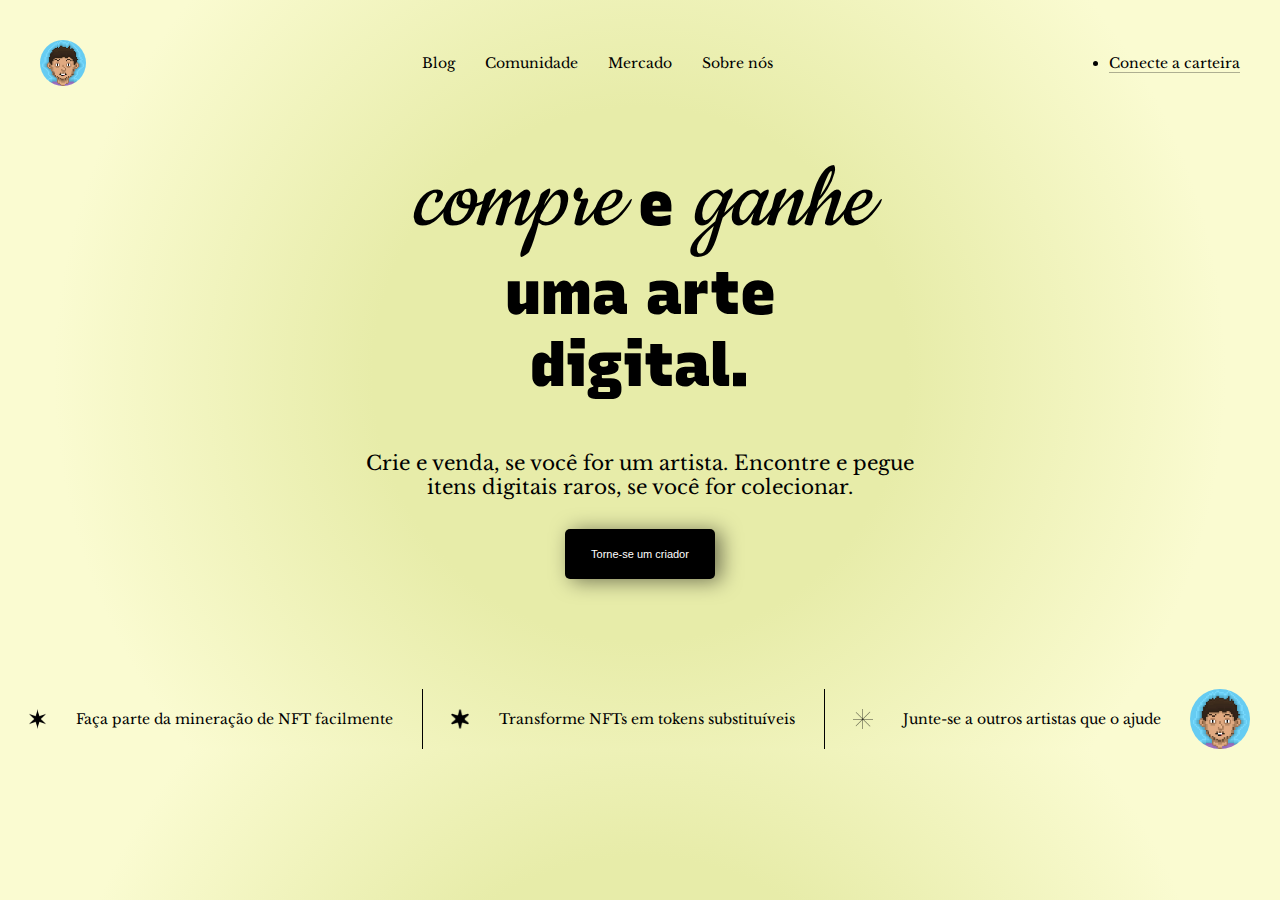
<file: index.html>
<!DOCTYPE html>
<html lang="pt-BR">
<head>
    <meta charset="UTF-8">
    <meta name="viewport" content="width=device-width, initial-scale=1.0">
    <!-- <link rel="shortcut icon" href="./src/img/logo-perfil.ico" type="image/x-icon"> -->

    <title>Principal</title>
    <link rel="stylesheet" type="text/css" href="https://joaodragon47.github.io/LandingPageNFT/src/css/style.css">
</head>
<body>

    <header class="cabecalho">
        <img src="src/img/logo.jpg" alt="Logo" class="cabecalho-logo">
        <nav class="cabecalho-navegacao">
            <a href="#" class="navegacao-link">Blog</a>
            <a href="#" class="navegacao-link">Comunidade</a>
            <a href="#" class="navegacao-link">Mercado</a>
            <a href="#" class="navegacao-link">Sobre nós</a>
        </nav>
        <ul class="cabecalho-carteira">
            <li><a href="#" class="carteira-link">Conecte a carteira</a></li>
        </ul>
    </header>

    <main class="principal">
        <h1 class="principal-titulo"><em class="titulo-enfase">compre</em> e <em class="titulo-enfase">ganhe</em> uma arte digital.</h1>
        <div class="principal-divisao">
            <section class="divisao-secao">
                <p class="secao-paragrafo">Crie e venda, se você for um artista. Encontre e pegue <br> itens digitais raros, se você for colecionar.</p>
                <a href="#"><button class="secao-botao">Torne-se um criador</button></a>
            </section>
        </div>
    </main>

    <footer class="rodape">
        <section class="rodape-secao">
            <img src="src/img/estrela1.png" alt="" class="rodape-imagem">
            <p class="rodape-paragrafo">Faça parte da mineração de NFT facilmente</p>
        </section>
        <section class="rodape-secao" id="secao2">
            <img src="src/img/estrela2.png" alt="" class="rodape-imagem">
            <p class="rodape-paragrafo">Transforme NFTs em tokens substituíveis</p>
        </section>
        <section class="rodape-secao">
            <img src="src/img/estrela3.png" alt="" class="rodape-imagem">
            <p class="rodape-paragrafo">Junte-se a outros artistas que o ajude</p>
        </section>
        <img src="src/img/logo.jpg" alt="" class="rodape-logo">
    </footer>
</body>
</html>
</file>
